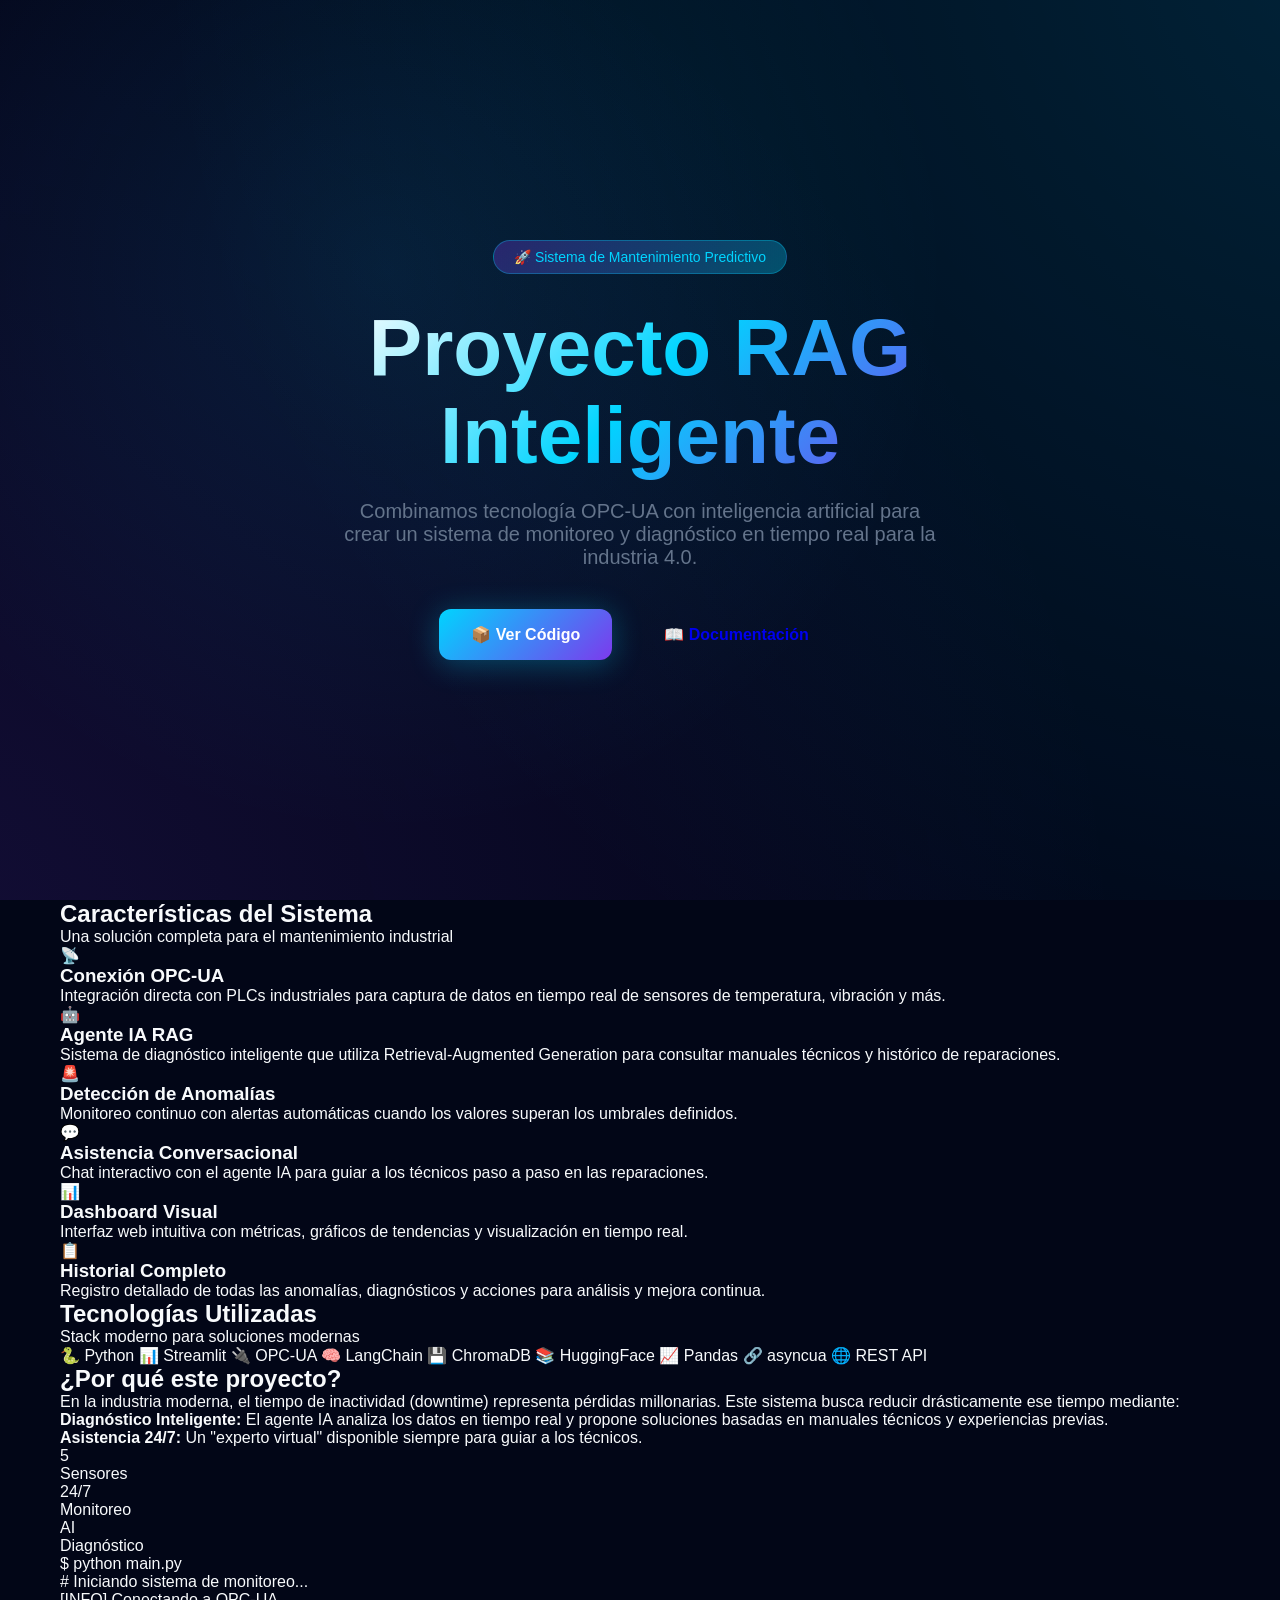
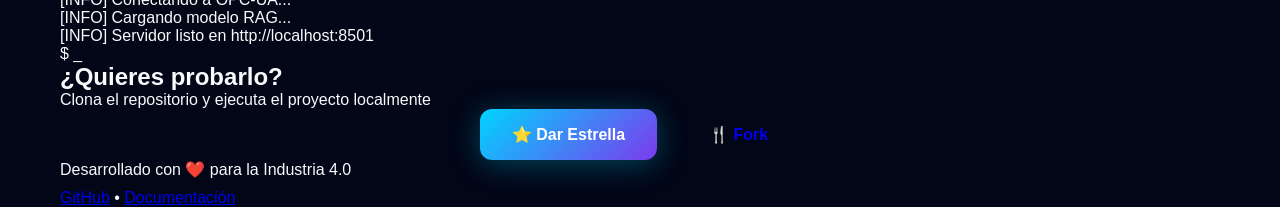
<file: index.html>
<!DOCTYPE html>
<html lang="es">
<head>
    <meta charset="UTF-8">
    <meta name="viewport" content="width=device-width, initial-scale=1.0">
    <title>Proyecto RAG - Sistema de Mantenimiento Predictivo</title>
    <style>
        * {
            margin: 0;
            padding: 0;
            box-sizing: border-box;
        }
        
        :root {
            --primary: #00d4ff;
            --secondary: #7c3aed;
            --dark: #0f172a;
            --darker: #020617;
            --light: #f8fafc;
            --gray: #64748b;
        }
        
        body {
            font-family: 'Inter', -apple-system, BlinkMacSystemFont, sans-serif;
            background: var(--darker);
            color: var(--light);
            overflow-x: hidden;
        }
        
        /* Animated Background */
        .bg-animation {
            position: fixed;
            top: 0;
            left: 0;
            width: 100%;
            height: 100%;
            z-index: -1;
            overflow: hidden;
        }
        
        .bg-animation::before {
            content: '';
            position: absolute;
            top: -50%;
            left: -50%;
            width: 200%;
            height: 200%;
            background: 
                radial-gradient(circle at 20% 80%, rgba(124, 58, 237, 0.15) 0%, transparent 50%),
                radial-gradient(circle at 80% 20%, rgba(0, 212, 255, 0.15) 0%, transparent 50%),
                radial-gradient(circle at 40% 40%, rgba(0, 212, 255, 0.1) 0%, transparent 30%);
            animation: bgMove 20s ease-in-out infinite;
        }
        
        @keyframes bgMove {
            0%, 100% { transform: translate(0, 0) rotate(0deg); }
            50% { transform: translate(-5%, -5%) rotate(5deg); }
        }
        
        .container {
            max-width: 1200px;
            margin: 0 auto;
            padding: 0 20px;
        }
        
        /* Hero Section */
        .hero {
            min-height: 100vh;
            display: flex;
            align-items: center;
            justify-content: center;
            text-align: center;
            position: relative;
            padding: 100px 20px;
        }
        
        .hero-content {
            position: relative;
            z-index: 10;
        }
        
        .badge {
            display: inline-block;
            padding: 8px 20px;
            background: linear-gradient(135deg, rgba(124, 58, 237, 0.3), rgba(0, 212, 255, 0.3));
            border: 1px solid rgba(0, 212, 255, 0.3);
            border-radius: 50px;
            font-size: 0.875rem;
            color: var(--primary);
            margin-bottom: 30px;
            animation: fadeInUp 0.8s ease;
        }
        
        .hero h1 {
            font-size: clamp(2.5rem, 8vw, 5rem);
            font-weight: 800;
            line-height: 1.1;
            margin-bottom: 20px;
            background: linear-gradient(135deg, #fff 0%, var(--primary) 50%, var(--secondary) 100%);
            -webkit-background-clip: text;
            -webkit-text-fill-color: transparent;
            background-clip: text;
            animation: fadeInUp 0.8s ease 0.2s both;
        }
        
        .hero p {
            font-size: 1.25rem;
            color: var(--gray);
            max-width: 600px;
            margin: 0 auto 40px;
            animation: fadeInUp 0.8s ease 0.4s both;
        }
        
        .hero-buttons {
            display: flex;
            gap: 20px;
            justify-content: center;
            flex-wrap: wrap;
            animation: fadeInUp 0.8s ease 0.6s both;
        }
        
        .btn {
            display: inline-flex;
            align-items: center;
            gap: 10px;
            padding: 16px 32px;
            border-radius: 12px;
            font-weight: 600;
            text-decoration: none;
            transition: all 0.3s ease;
            font-size: 1rem;
        }
        
        .btn-primary {
            background: linear-gradient(135deg, var(--primary), var(--secondary));
            color: white;
            box-shadow: 0 4px 30px rgba(0, 212, 255, 0.3);
        }
        
        .btn-primary:hover {
            transform: translateY(-3px);
            box-shadow: 0 8px 40px rgba(0, 212, 255, 0 }
        
        ..5);
       btn-outline {
            background: transparent;
            border: 2px solid rgba(255, 255, 255, 0.2);
            color: white;
        }
        
        .btn-outline:hover {
            border-color: var(--primary);
            background: rgba(0, 212, 255, 0.1);
        }
        
        /* Scroll Indicator */
        .scroll-indicator {
            position: absolute;
            bottom: 40px;
            left: 50%;
            transform: translateX(-50%);
            animation: bounce 2s infinite;
        }
        
        .scroll-indicator svg {
            width: 30px;
            height: 30px;
            stroke: var(--gray);
        }
        
        @keyframes bounce {
            0%, 100% { transform: translateX(-50%) translateY(0); }
            50% { transform: translateX(-50%) translateY(10px); }
        }
        
        /* Features Section */
        .features {
            padding: 100px 0;
        }
        
        .section-header {
            text-align: center;
            margin-bottom: 60px;
        }
        
        .section-header h2 {
            font-size: 2.5rem;
            font-weight: 700;
            margin-bottom: 15px;
        }
        
        .section-header p {
            color: var(--gray);
            font-size: 1.1rem;
        }
        
        .features-grid {
            display: grid;
            grid-template-columns: repeat(auto-fit, minmax(300px, 1fr));
            gap: 30px;
        }
        
        .feature-card {
            background: rgba(255, 255, 255, 0.03);
            border: 1px solid rgba(255, 255, 255, 0.05);
            border-radius: 20px;
            padding: 40px;
            transition: all 0.3s ease;
            position: relative;
            overflow: hidden;
        }
        
        .feature-card::before {
            content: '';
            position: absolute;
            top: 0;
            left: 0;
            right: 0;
            height: 3px;
            background: linear-gradient(90deg, var(--primary), var(--secondary));
            opacity: 0;
            transition: opacity 0.3s ease;
        }
        
        .feature-card:hover {
            transform: translateY(-10px);
            background: rgba(255, 255, 255, 0.05);
            border-color: rgba(255, 255, 255, 0.1);
        }
        
        .feature-card:hover::before {
            opacity: 1;
        }
        
        .feature-icon {
            width: 60px;
            height: 60px;
            background: linear-gradient(135deg, rgba(124, 58, 237, 0.2), rgba(0, 212, 255, 0.2));
            border-radius: 16px;
            display: flex;
            align-items: center;
            justify-content: center;
            font-size: 28px;
            margin-bottom: 20px;
        }
        
        .feature-card h3 {
            font-size: 1.25rem;
            font-weight: 600;
            margin-bottom: 12px;
        }
        
        .feature-card p {
            color: var(--gray);
            line-height: 1.7;
        }
        
        /* Tech Section */
        .tech {
            padding: 80px 0;
            background: rgba(0, 0, 0, 0.3);
        }
        
        .tech-grid {
            display: flex;
            flex-wrap: wrap;
            justify-content: center;
            gap: 15px;
            margin-top: 40px;
        }
        
        .tech-item {
            padding: 12px 24px;
            background: rgba(255, 255, 255, 0.05);
            border: 1px solid rgba(255, 255, 255, 0.1);
            border-radius: 8px;
            font-size: 0.9rem;
            color: var(--gray);
            transition: all 0.3s ease;
        }
        
        .tech-item:hover {
            background: rgba(0, 212, 255, 0.1);
            border-color: var(--primary);
            color: var(--primary);
        }
        
        /* About Section */
        .about {
            padding: 100px 0;
        }
        
        .about-grid {
            display: grid;
            grid-template-columns: 1fr 1fr;
            gap: 60px;
            align-items: center;
        }
        
        .about-content h2 {
            font-size: 2.5rem;
            font-weight: 700;
            margin-bottom: 20px;
        }
        
        .about-content p {
            color: var(--gray);
            font-size: 1.1rem;
            line-height: 1.8;
            margin-bottom: 30px;
        }
        
        .about-stats {
            display: grid;
            grid-template-columns: repeat(3, 1fr);
            gap: 20px;
        }
        
        .stat-box {
            background: rgba(255, 255, 255, 0.03);
            border: 1px solid rgba(255, 255, 255, 0.05);
            border-radius: 16px;
            padding: 25px;
            text-align: center;
        }
        
        .stat-box .number {
            font-size: 2.5rem;
            font-weight: 700;
            background: linear-gradient(135deg, var(--primary), var(--secondary));
            -webkit-background-clip: text;
            -webkit-text-fill-color: transparent;
        }
        
        .stat-box .label {
            color: var(--gray);
            font-size: 0.875rem;
            margin-top: 5px;
        }
        
        .about-visual {
            background: linear-gradient(135deg, rgba(124, 58, 237, 0.2), rgba(0, 212, 255, 0.2));
            border-radius: 24px;
            padding: 40px;
            border: 1px solid rgba(255, 255, 255, 0.1);
        }
        
        .terminal {
            background: #000;
            border-radius: 12px;
            overflow: hidden;
            font-family: 'Fira Code', monospace;
            font-size: 0.85rem;
        }
        
        .terminal-header {
            background: rgba(255, 255, 255, 0.05);
            padding: 12px 16px;
            display: flex;
            gap: 8px;
        }
        
        .terminal-dot {
            width: 12px;
            height: 12px;
            border-radius: 50%;
        }
        
        .terminal-dot.red { background: #ff5f57; }
        .terminal-dot.yellow { background: #febc2e; }
        .terminal-dot.green { background: #28c840; }
        
        .terminal-body {
            padding: 20px;
            color: #0f0;
            line-height: 1.8;
        }
        
        .terminal-body .prompt { color: var(--primary); }
        .terminal-body .comment { color: var(--gray); }
        
        /* CTA Section */
        .cta {
            padding: 100px 0;
            text-align: center;
        }
        
        .cta h2 {
            font-size: 2.5rem;
            font-weight: 700;
            margin-bottom: 20px;
        }
        
        .cta p {
            color: var(--gray);
            font-size: 1.1rem;
            margin-bottom: 40px;
        }
        
        /* Footer */
        footer {
            padding: 40px 0;
            text-align: center;
            border-top: 1px solid rgba(255, 255, 255, 0.05);
        }
        
        footer p {
            color: var(--gray);
            font-size: 0.9rem;
        }
        
        footer a {
            color: var(--primary);
            text-decoration: none;
        }
        
        /* Animations */
        @keyframes fadeInUp {
            from {
                opacity: 0;
                transform: translateY(30px);
            }
            to {
                opacity: 1;
                transform: translateY(0);
            }
        }
        
        /* Responsive */
        @media (max-width: 768px) {
            .about-grid {
                grid-template-columns: 1fr;
            }
            
            .about-stats {
                grid-template-columns: 1fr;
            }
            
            .hero h1 {
                font-size: 2rem;
            }
            
            .hero-buttons {
                flex-direction: column;
            }
            
            .btn {
                width: 100%;
                justify-content: center;
            }
        }
    </style>
</head>
<body>
    <div class="bg-animation"></div>
    
    <!-- Hero Section -->
    <section class="hero">
        <div class="hero-content">
            <div class="badge">🚀 Sistema de Mantenimiento Predictivo</div>
            <h1>Proyecto RAG<br>Inteligente</h1>
            <p>Combinamos tecnología OPC-UA con inteligencia artificial para crear un sistema de monitoreo y diagnóstico en tiempo real para la industria 4.0.</p>
            <div class="hero-buttons">
                <a href="https://github.com/leohidalgovelasquez-max/Proyecto-RAG" class="btn btn-primary">
                    📦 Ver Código
                </a>
                <a href="#" class="btn btn-outline">
                    📖 Documentación
                </a>
            </div>
        </div>
        <div class="scroll-indicator">
            <svg viewBox="0 0 24 24" fill="none" stroke="currentColor" stroke-width="2">
                <path d="M7 13l5 5 5-5M7 6l5 5 5-5"/>
            </svg>
        </div>
    </section>
    
    <!-- Features Section -->
    <section class="features">
        <div class="container">
            <div class="section-header">
                <h2>Características del Sistema</h2>
                <p>Una solución completa para el mantenimiento industrial</p>
            </div>
            <div class="features-grid">
                <div class="feature-card">
                    <div class="feature-icon">📡</div>
                    <h3>Conexión OPC-UA</h3>
                    <p>Integración directa con PLCs industriales para captura de datos en tiempo real de sensores de temperatura, vibración y más.</p>
                </div>
                <div class="feature-card">
                    <div class="feature-icon">🤖</div>
                    <h3>Agente IA RAG</h3>
                    <p>Sistema de diagnóstico inteligente que utiliza Retrieval-Augmented Generation para consultar manuales técnicos y histórico de reparaciones.</p>
                </div>
                <div class="feature-card">
                    <div class="feature-icon">🚨</div>
                    <h3>Detección de Anomalías</h3>
                    <p>Monitoreo continuo con alertas automáticas cuando los valores superan los umbrales definidos.</p>
                </div>
                <div class="feature-card">
                    <div class="feature-icon">💬</div>
                    <h3>Asistencia Conversacional</h3>
                    <p>Chat interactivo con el agente IA para guiar a los técnicos paso a paso en las reparaciones.</p>
                </div>
                <div class="feature-card">
                    <div class="feature-icon">📊</div>
                    <h3>Dashboard Visual</h3>
                    <p>Interfaz web intuitiva con métricas, gráficos de tendencias y visualización en tiempo real.</p>
                </div>
                <div class="feature-card">
                    <div class="feature-icon">📋</div>
                    <h3>Historial Completo</h3>
                    <p>Registro detallado de todas las anomalías, diagnósticos y acciones para análisis y mejora continua.</p>
                </div>
            </div>
        </div>
    </section>
    
    <!-- Tech Section -->
    <section class="tech">
        <div class="container">
            <div class="section-header">
                <h2>Tecnologías Utilizadas</h2>
                <p>Stack moderno para soluciones modernas</p>
            </div>
            <div class="tech-grid">
                <span class="tech-item">🐍 Python</span>
                <span class="tech-item">📊 Streamlit</span>
                <span class="tech-item">🔌 OPC-UA</span>
                <span class="tech-item">🧠 LangChain</span>
                <span class="tech-item">💾 ChromaDB</span>
                <span class="tech-item">📚 HuggingFace</span>
                <span class="tech-item">📈 Pandas</span>
                <span class="tech-item">🔗 asyncua</span>
                <span class="tech-item">🌐 REST API</span>
            </div>
        </div>
    </section>
    
    <!-- About Section -->
    <section class="about">
        <div class="container">
            <div class="about-grid">
                <div class="about-content">
                    <h2>¿Por qué este proyecto?</h2>
                    <p>En la industria moderna, el tiempo de inactividad (downtime) representa pérdidas millonarias. Este sistema busca reducir drásticamente ese tiempo mediante:</p>
                    <p><strong>Diagnóstico Inteligente:</strong> El agente IA analiza los datos en tiempo real y propone soluciones basadas en manuales técnicos y experiencias previas.</p>
                    <p><strong>Asistencia 24/7:</strong> Un "experto virtual" disponible siempre para guiar a los técnicos.</p>
                    <div class="about-stats">
                        <div class="stat-box">
                            <div class="number">5</div>
                            <div class="label">Sensores</div>
                        </div>
                        <div class="stat-box">
                            <div class="number">24/7</div>
                            <div class="label">Monitoreo</div>
                        </div>
                        <div class="stat-box">
                            <div class="number">AI</div>
                            <div class="label">Diagnóstico</div>
                        </div>
                    </div>
                </div>
                <div class="about-visual">
                    <div class="terminal">
                        <div class="terminal-header">
                            <span class="terminal-dot red"></span>
                            <span class="terminal-dot yellow"></span>
                            <span class="terminal-dot green"></span>
                        </div>
                        <div class="terminal-body">
                            <div><span class="prompt">$</span> python main.py</div>
                            <div class="comment"># Iniciando sistema de monitoreo...</div>
                            <div>[INFO] Conectando a OPC-UA...</div>
                            <div>[INFO] Cargando modelo RAG...</div>
                            <div>[INFO] Servidor listo en http://localhost:8501</div>
                            <div></div>
                            <div><span class="prompt">$</span> _</div>
                        </div>
                    </div>
                </div>
            </div>
        </div>
    </section>
    
    <!-- CTA Section -->
    <section class="cta">
        <div class="container">
            <h2>¿Quieres probarlo?</h2>
            <p>Clona el repositorio y ejecuta el proyecto localmente</p>
            <div class="hero-buttons">
                <a href="https://github.com/leohidalgovelasquez-max/Proyecto-RAG" class="btn btn-primary">
                    ⭐ Dar Estrella
                </a>
                <a href="https://github.com/leohidalgovelasquez-max/Proyecto-RAG/fork" class="btn btn-outline">
                    🍴 Fork
                </a>
            </div>
        </div>
    </section>
    
    <!-- Footer -->
    <footer>
        <div class="container">
            <p>Desarrollado con ❤️ para la Industria 4.0</p>
            <p style="margin-top: 10px;">
                <a href="https://github.com/leohidalgovelasquez-max/Proyecto-RAG">GitHub</a> • 
                <a href="#">Documentación</a>
            </p>
        </div>
    </footer>
</body>
</html>
</file>
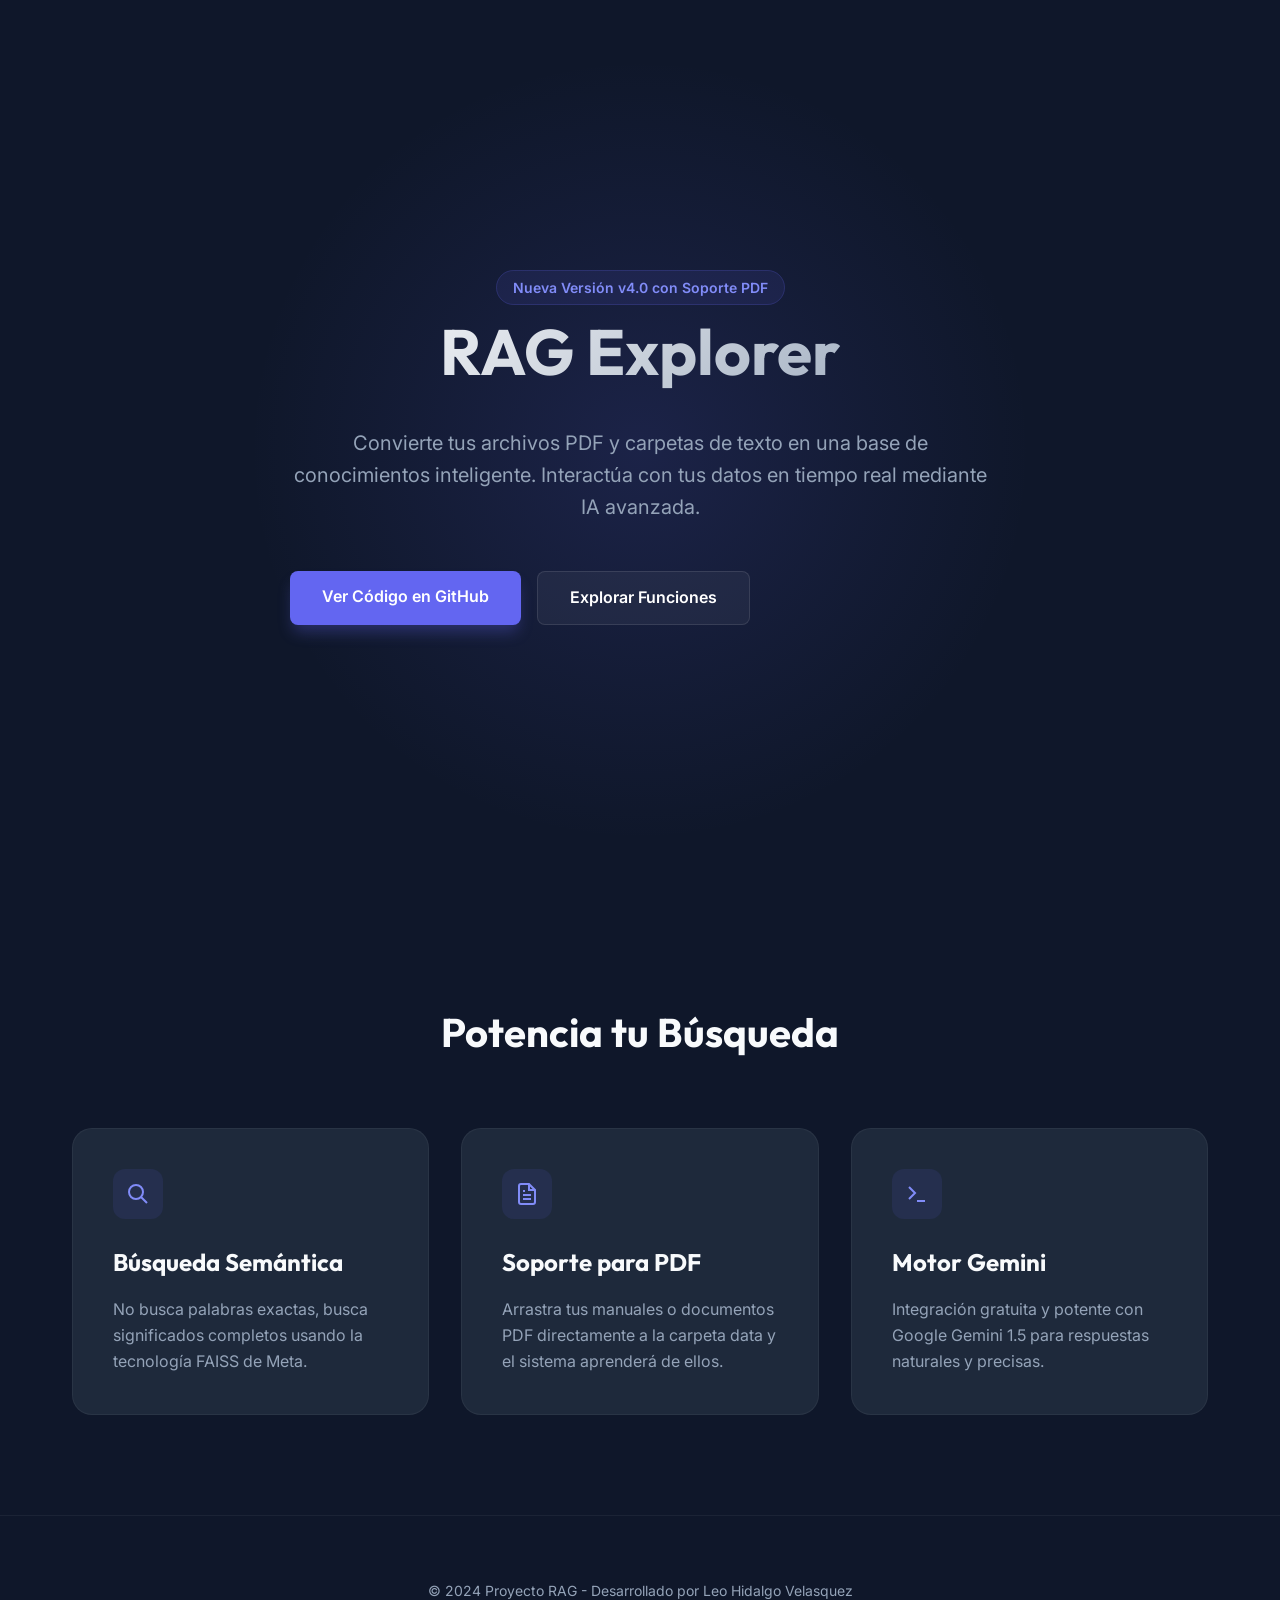
<file: github_landing.html>
<!DOCTYPE html>
<html lang="es">

<head>
    <meta charset="UTF-8">
    <meta name="viewport" content="width=device-width, initial-scale=1.0">
    <title>RAG Explorer | Inteligencia Artificial sobre tus Documentos</title>
    <link rel="preconnect" href="https://fonts.googleapis.com">
    <link rel="preconnect" href="https://fonts.gstatic.com" crossorigin>
    <link
        href="https://fonts.googleapis.com/css2?family=Outfit:wght@300;400;600;700&family=Inter:wght@300;400;500;600&display=swap"
        rel="stylesheet">
    <style>
        :root {
            --primary: #6366f1;
            --primary-light: #818cf8;
            --bg: #0f172a;
            --card: #1e293b;
            --text: #f8fafc;
            --text-muted: #94a3b8;
        }

        * {
            margin: 0;
            padding: 0;
            box-sizing: border-box;
        }

        body {
            font-family: 'Inter', sans-serif;
            background-color: var(--bg);
            color: var(--text);
            line-height: 1.6;
            overflow-x: hidden;
        }

        h1,
        h2,
        h3 {
            font-family: 'Outfit', sans-serif;
        }

        .container {
            max-width: 1200px;
            margin: 0 auto;
            padding: 0 2rem;
        }

        /* Hero Section */
        header {
            height: 100vh;
            display: flex;
            flex-direction: column;
            justify-content: center;
            align-items: center;
            text-align: center;
            background: radial-gradient(circle at 50% 50%, rgba(99, 102, 241, 0.15) 0%, transparent 50%);
        }

        .hero-badge {
            background: rgba(99, 102, 241, 0.1);
            color: var(--primary-light);
            padding: 0.5rem 1rem;
            border-radius: 9999px;
            font-size: 0.875rem;
            font-weight: 600;
            margin-bottom: 2rem;
            border: 1px solid rgba(99, 102, 241, 0.2);
        }

        h1 {
            font-size: 4rem;
            font-weight: 700;
            margin-bottom: 1.5rem;
            background: linear-gradient(135deg, #fff 0%, #94a3b8 100%);
            -webkit-background-clip: text;
            -webkit-text-fill-color: transparent;
        }

        .hero-desc {
            font-size: 1.25rem;
            color: var(--text-muted);
            max-width: 700px;
            margin-bottom: 3rem;
        }

        .cta-buttons {
            display: flex;
            gap: 1rem;
        }

        .btn {
            padding: 0.8rem 2rem;
            border-radius: 8px;
            font-weight: 600;
            text-decoration: none;
            transition: all 0.3s;
        }

        .btn-primary {
            background-color: var(--primary);
            color: white;
            box-shadow: 0 10px 15px -3px rgba(99, 102, 241, 0.3);
        }

        .btn-primary:hover {
            background-color: var(--primary-light);
            transform: translateY(-2px);
        }

        .btn-secondary {
            background: rgba(255, 255, 255, 0.05);
            color: white;
            border: 1px solid rgba(255, 255, 255, 0.1);
        }

        .btn-secondary:hover {
            background: rgba(255, 255, 255, 0.1);
        }

        /* Features Section */
        .features {
            padding: 100px 0;
        }

        .grid {
            display: grid;
            grid-template-columns: repeat(auto-fit, minmax(300px, 1fr));
            gap: 2rem;
            margin-top: 4rem;
        }

        .feature-card {
            background: var(--card);
            padding: 2.5rem;
            border-radius: 20px;
            border: 1px solid rgba(255, 255, 255, 0.05);
            transition: transform 0.3s;
        }

        .feature-card:hover {
            transform: translateY(-5px);
            border-color: rgba(99, 102, 241, 0.3);
        }

        .icon-box {
            width: 50px;
            height: 50px;
            background: rgba(99, 102, 241, 0.1);
            border-radius: 12px;
            display: flex;
            align-items: center;
            justify-content: center;
            color: var(--primary-light);
            margin-bottom: 1.5rem;
        }

        .feature-card h3 {
            font-size: 1.5rem;
            margin-bottom: 1rem;
        }

        .feature-card p {
            color: var(--text-muted);
        }

        footer {
            padding: 4rem 0;
            text-align: center;
            border-top: 1px solid rgba(255, 255, 255, 0.05);
            color: var(--text-muted);
            font-size: 0.875rem;
        }

        /* Responsive */
        @media (max-width: 768px) {
            h1 {
                font-size: 2.5rem;
            }

            .hero-desc {
                font-size: 1rem;
            }
        }
    </style>
</head>

<body>
    <header>
        <div class="container">
            <span class="hero-badge">Nueva Versión v4.0 con Soporte PDF</span>
            <h1>RAG Explorer</h1>
            <p class="hero-desc">Convierte tus archivos PDF y carpetas de texto en una base de conocimientos
                inteligente. Interactúa con tus datos en tiempo real mediante IA avanzada.</p>
            <div class="cta-buttons">
                <a href="https://github.com/leohidalgovelasquez-max/Proyecto-RAG" class="btn btn-primary">Ver Código en
                    GitHub</a>
                <a href="#features" class="btn btn-secondary">Explorar Funciones</a>
            </div>
        </div>
    </header>

    <section class="features" id="features">
        <div class="container">
            <h2 style="text-align: center; font-size: 2.5rem;">Potencia tu Búsqueda</h2>
            <div class="grid">
                <!-- Feature 1 -->
                <div class="feature-card">
                    <div class="icon-box">
                        <svg width="24" height="24" viewBox="0 0 24 24" fill="none" stroke="currentColor"
                            stroke-width="2">
                            <path d="M21 21l-6-6m2-5a7 7 0 11-14 0 7 7 0 0114 0z"></path>
                        </svg>
                    </div>
                    <h3>Búsqueda Semántica</h3>
                    <p>No busca palabras exactas, busca significados completos usando la tecnología FAISS de Meta.</p>
                </div>
                <!-- Feature 2 -->
                <div class="feature-card">
                    <div class="icon-box">
                        <svg width="24" height="24" viewBox="0 0 24 24" fill="none" stroke="currentColor"
                            stroke-width="2">
                            <path d="M14 2H6a2 2 0 00-2 2v16a2 2 0 002 2h12a2 2 0 002-2V8z"></path>
                            <polyline points="14 2 14 8 20 8"></polyline>
                            <line x1="16" y1="13" x2="8" y2="13"></line>
                            <line x1="16" y1="17" x2="8" y2="17"></line>
                            <polyline points="10 9 9 9 8 9"></polyline>
                        </svg>
                    </div>
                    <h3>Soporte para PDF</h3>
                    <p>Arrastra tus manuales o documentos PDF directamente a la carpeta data y el sistema aprenderá de
                        ellos.</p>
                </div>
                <!-- Feature 3 -->
                <div class="feature-card">
                    <div class="icon-box">
                        <svg width="24" height="24" viewBox="0 0 24 24" fill="none" stroke="currentColor"
                            stroke-width="2">
                            <path d="M4 17L10 11 4 5M12 19h8"></path>
                        </svg>
                    </div>
                    <h3>Motor Gemini</h3>
                    <p>Integración gratuita y potente con Google Gemini 1.5 para respuestas naturales y precisas.</p>
                </div>
            </div>
        </div>
    </section>

    <footer>
        <div class="container">
            <p>&copy; 2024 Proyecto RAG - Desarrollado por Leo Hidalgo Velasquez</p>
        </div>
    </footer>
</body>

</html>
</file>
